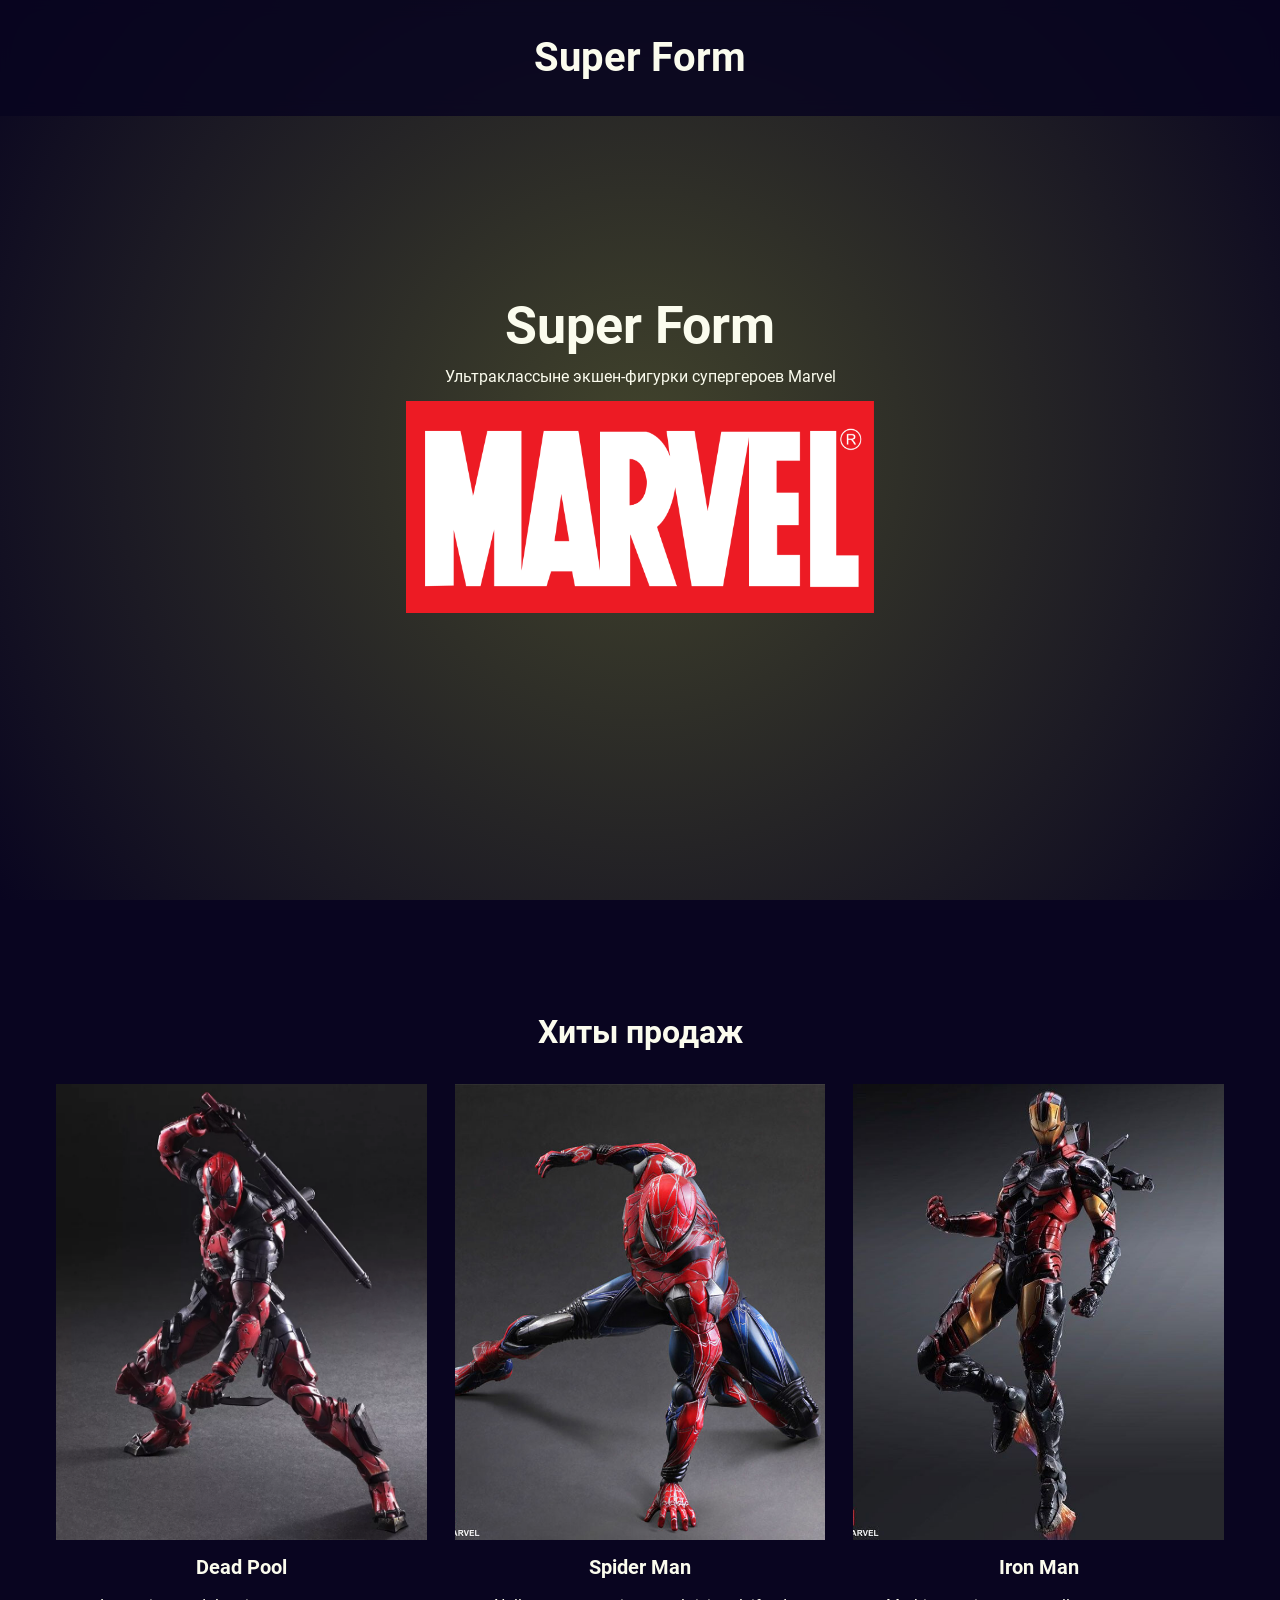
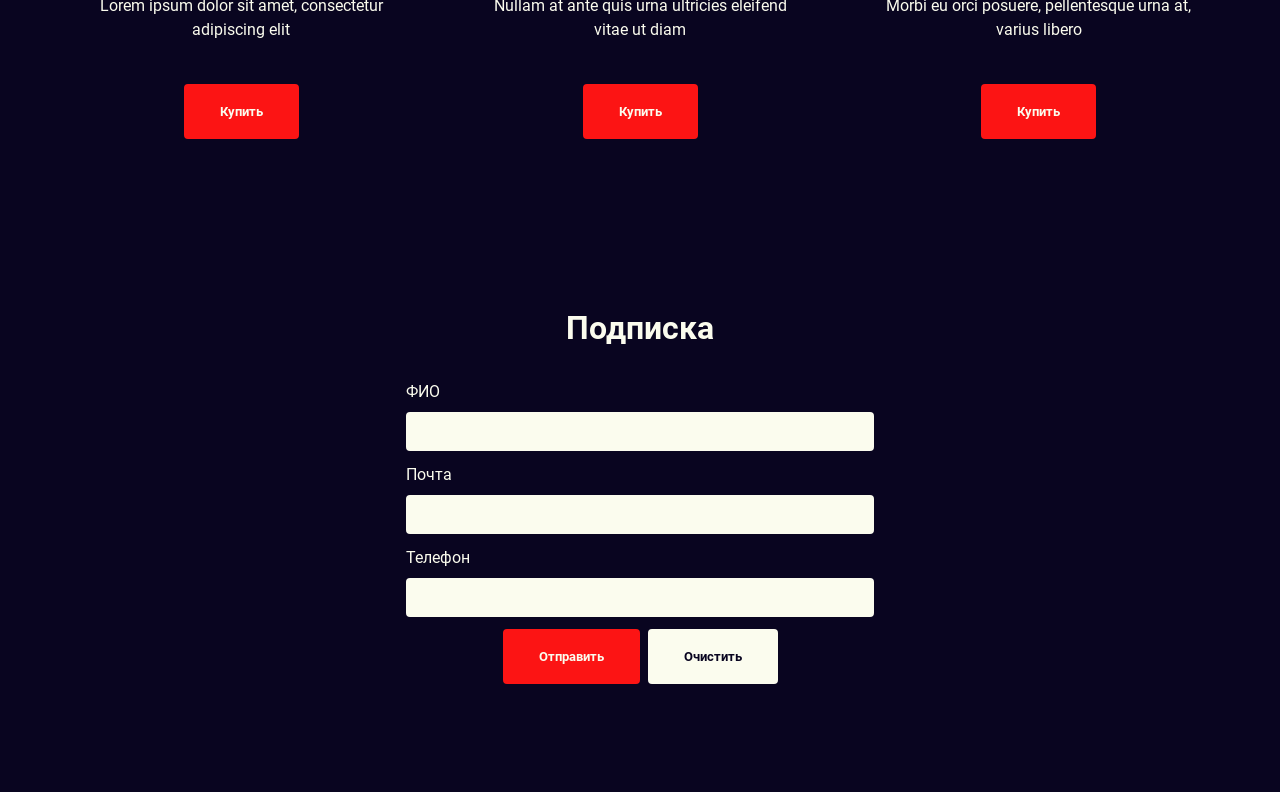
<file: index.html>
<!DOCTYPE html>
<html lang="en">
<head>
    <meta charset="UTF-8">
    <meta name="viewport" content="width=device-width, initial-scale=1.0">
    <!-- <meta name="keywords" content=""> -->
    <meta name="description" content="Это небольшое веб-приложение для уроков по курсу &laquo;Искусственный интеллект и большие данные&raquo; Компьютерной Академии Топ">
    <meta name="author" content="Platonova Sofya">
    <meta name="copyright" content="АНО ДПО &quot;Академия ТОП&quot;">
    <meta name="address" content="Кутузовский пр-кт, д 36 стр 2">
    <meta property="og:site_name" content="Super Form">
    <meta property="og:title" content="Super Form &mdash; экшен-фигурки супергероев Marvel">
    <meta property="og:image" content="https://github.com/SurVile/Top-Python-App/blob/main/img/logo.png">
    <meta property="og:url" content="https://survile.github.io/Top-Python-App/">
    <title>Экшен-фигурки супергероев &mdash; Marvel</title>
    <link rel="shortcut icon" href="img/favicon.ico" type="image/x-icon">
    <link rel="stylesheet" href="css/index.css">
</head>
<body>
    <div class="_wrapper">
        <header class="global">
            <div class="_container">
                <div class="header-global_inner">
                    <h2 class="logotype">
                        <a href="index.html">Super Form</a>
                    </h2>
                </div>
            </div>
        </header>
        <main>
            <section class="front-page">
                <div class="_container">
                    <div class="front-page_inner">
                        <article>
                            <h1>Super Form</h1>
                            <p>Ультраклассыне экшен-фигурки супергероев Marvel</p>
                            <div class="img_container">
                                <img src="img/logo.png">
                            </div>
                        </article>
                    </div>
                </div>
            </section>
            <section class="bestsellers">
                <div class="_container">
                    <div class="bestsellers_inner">
                        <h2>Хиты продаж</h2>
                        <div class="items_container">
                            <article name="dead_pool">
                                <div class="item_view img_container">
                                    <img src="img/dead pool.webp">
                                </div>
                                <div class="item_info">
                                    <h3>Dead Pool</h3>
                                    <p>Lorem ipsum dolor sit amet, consectetur adipiscing elit</p>
                                </div>
                                <div class="button_block">
                                    <button name="buy_item">Купить</button>
                                </div>
                            </article>
                            <article name="spider_man">
                                <div class="item_view img_container">
                                    <img src="img/spider man.jpeg">
                                </div>
                                <div class="item_info">
                                    <h3>Spider Man</h3>
                                    <p>Nullam at ante quis urna ultricies eleifend vitae ut diam</p>
                                </div>
                                <div class="button_block">
                                    <button name="buy_item">Купить</button>
                                </div>
                            </article>
                            <article name="iron_man">
                                <div class="item_view img_container">
                                    <img src="img/iron man.jpg">
                                </div>
                                <div class="item_info">
                                    <h3>Iron Man</h3>
                                    <p>Morbi eu orci posuere, pellentesque urna at, varius libero</p>
                                </div>
                                <div class="button_block">
                                    <button name="buy_item">Купить</button>
                                </div>
                            </article>
                        </div>
                    </div>
                </div>
            </section>
            <section class="reg_form">
                <div class="_container">
                    <div class="reg_form_inner">
                        <h2><label for="userFullName">Подписка</label></h2>
                        <article>
                            <form action="#" method="post">
                                <div class="form-places">
                                    <div class="user-name_place">
                                        <label>
                                            <span class="label_place">ФИО</span>
                                            <input type="text" name="user_full_name" id="userFullName">
                                        </label>
                                    </div>
                                    <div class="user-email_place">
                                        <label>
                                            <span class="label_place">Почта</span>
                                            <input type="text" name="user_email" id="userEmail">
                                        </label>
                                    </div>
                                    <div class="user-tel_place">
                                        <label>
                                            <span class="label_place">Телефон</span>
                                            <input type="text" name="user_tel" id="userTel">
                                        </label>
                                    </div>
                                </div>
                                <div class="form-buttons">
                                    <input type="button" name="send_reg" value="Отправить">
                                    <input type="reset" name="clear_reg" value="Очистить">
                                </div>
                            </form>
                        </article>
                    </div>
                </div>
            </section>
        </main>
    </div>

    <script src="https://telegram.org/js/telegram-web-app.js"></script>
    <script src="js/script.js"></script>
</body>
</html>
</file>
<file: css/index.css>
*, *::before, *::after {
  margin: 0;
  padding: 0;
  box-sizing: border-box;
}

a, a::before, a::after {
  text-decoration: none;
  color: inherit;
}

h1 {
  font-size: inherit;
  font-weight: inherit;
}

h2 {
  font-size: inherit;
  font-weight: inherit;
}

h3 {
  font-size: inherit;
  font-weight: inherit;
}

h4 {
  font-size: inherit;
  font-weight: inherit;
}

h5 {
  font-size: inherit;
  font-weight: inherit;
}

h6 {
  font-size: inherit;
  font-weight: inherit;
}

ul, ol, li {
  list-style: none;
}

img {
  vertical-align: top;
}

body {
  min-height: 100vh;
  scroll-behavior: smooth;
  text-rendering: optimizeSpeed;
}

@font-face {
  font-family: "Roboto";
  src: url("../fonts/Roboto-Regular.ttf") format(truetype);
  font-weight: 400;
  font-style: normal;
  font-variant: normal;
}
@font-face {
  font-family: "Roboto";
  src: url("../fonts/Roboto-Bold.ttf") format(truetype);
  font-weight: 600;
  font-style: normal;
  font-variant: normal;
}
@font-face {
  font-family: "Roboto";
  src: url("../fonts/Roboto-Italic.ttf") format(truetype);
  font-weight: 400;
  font-style: italic;
  font-variant: normal;
}
html, body {
  line-height: 1.5;
  color: #FBFCEE;
  font-family: "Roboto", sans-serif;
  font-size: clamp(12px, 5vw, 16px);
  font-weight: 400;
  font-style: normal;
  background-color: #090520;
}

._wrapper {
  min-height: 100%;
  margin: 0 auto;
  overflow: hidden;
}

section {
  margin-bottom: 80px;
}

._container {
  max-width: 1280px;
  height: 100%;
  margin: 0 auto;
  padding: 0 28px;
  box-sizing: content-box;
}

[class$=_inner] {
  position: relative;
  width: 100%;
  height: 100%;
  padding: 28px;
  box-sizing: border-box;
}

.img_container {
  overflow: hidden;
}
.img_container > a {
  display: block;
  width: 100%;
  height: 100%;
}
.img_container img {
  width: 100%;
  height: 100%;
  -o-object-fit: cover;
     object-fit: cover;
}

h1 {
  font-size: clamp(28px, 5vw, 52px);
  font-weight: 600;
}

h2:not(.logotype) {
  margin-bottom: 28px;
  font-size: clamp(20px, 5vw, 32px);
  font-weight: 600;
}

input[type=text] {
  padding: 8px;
  border: 2px solid #FBFCEE;
  border-radius: 4px;
  font-family: "Roboto", sans-serif;
  color: #090520;
  font-size: 16px;
  background-color: #FBFCEE;
  outline: none;
}

button, input[type=button], input[type=reset] {
  padding: 16px 32px;
  border: 4px solid #FC1414;
  border-radius: 4px;
  font-family: "Roboto", sans-serif;
  font-weight: 600;
  color: #FBFCEE;
  background-color: #FC1414;
  transition: all 0.4s;
}

input[type=reset] {
  border-color: #FBFCEE;
  color: #090520;
  background-color: #FBFCEE;
}

button:hover, input[type=button]:hover, input[type=reset]:hover {
  border-color: #F5FC90;
  background-color: #F5FC90;
  color: #090520;
  cursor: pointer;
}

button:active, input[type=button]:active, input[type=reset]:active {
  border-color: #7d8334;
  background-color: #7d8334;
  color: #FBFCEE;
}

header.global {
  position: fixed;
  left: 0;
  top: 0;
  z-index: 100;
  width: 100%;
  background-color: rgba(9, 5, 32, 0.8666666667);
  -webkit-backdrop-filter: blur(8px);
          backdrop-filter: blur(8px);
}
header.global .logotype {
  text-align: center;
  font-size: clamp(20px, 5vw, 40px);
  font-weight: 600;
}

main > .front-page {
  width: 100%;
  height: 100vh;
  background: radial-gradient(circle, rgb(66, 68, 44) 0%, rgb(9, 5, 32) 100%);
}
main > .front-page article {
  display: flex;
  flex-direction: column;
  justify-content: center;
  align-items: center;
  height: 100%;
  text-align: center;
}
main > .front-page article > .img_container {
  width: 40%;
  margin-top: 12px;
}
main > .bestsellers .bestsellers_inner {
  display: flex;
  flex-direction: column;
  align-items: center;
}
main > .bestsellers h2 {
  text-align: center;
}
main > .bestsellers .items_container {
  display: flex;
  justify-content: space-between;
  align-items: stretch;
  gap: 28px;
}
main > .bestsellers .items_container > article {
  flex: 1;
  display: grid;
  grid-template: 4fr 1fr 1fr/1fr;
}
main > .bestsellers .items_container > article > .item_info {
  display: flex;
  flex-direction: column;
  justify-content: center;
  align-items: center;
  gap: 12px;
  padding: 12px 28px;
  text-align: center;
}
main > .bestsellers .items_container > article > .item_info > h3 {
  font-size: 20px;
  font-weight: 600;
}
main > .bestsellers .items_container > article > .button_block {
  display: flex;
  flex-direction: column;
  justify-content: center;
  align-items: center;
  padding: 0 28px;
}
@media screen and (max-width: 992px) {
  main > .bestsellers .items_container {
    flex-direction: column;
    width: 60%;
  }
}
@media screen and (max-width: 648px) {
  main > .bestsellers .items_container {
    width: 100%;
  }
}
main > .reg_form .reg_form_inner {
  display: flex;
  flex-direction: column;
  align-items: center;
  width: 100%;
}
main > .reg_form .reg_form_inner > article {
  width: 40%;
}
main > .reg_form .reg_form_inner > article > form {
  display: flex;
  flex-direction: column;
  align-items: center;
}
main > .reg_form .reg_form_inner > article > form > .form-places {
  display: flex;
  flex-direction: column;
  gap: 12px;
  width: 100%;
}
main > .reg_form .reg_form_inner > article > form > .form-places label {
  display: flex;
  flex-direction: column;
  align-items: stretch;
  gap: 8px;
  width: 100%;
}
@media screen and (max-width: 800px) {
  main > .reg_form .reg_form_inner > article {
    width: 80%;
  }
}
@media screen and (max-width: 466px) {
  main > .reg_form .reg_form_inner > article {
    width: 100%;
  }
}
main > .reg_form .reg_form_inner .form-buttons {
  display: flex;
  flex-wrap: wrap;
  justify-content: center;
  gap: 8px;
  margin-top: 12px;
}/*# sourceMappingURL=index.css.map */
</file>
